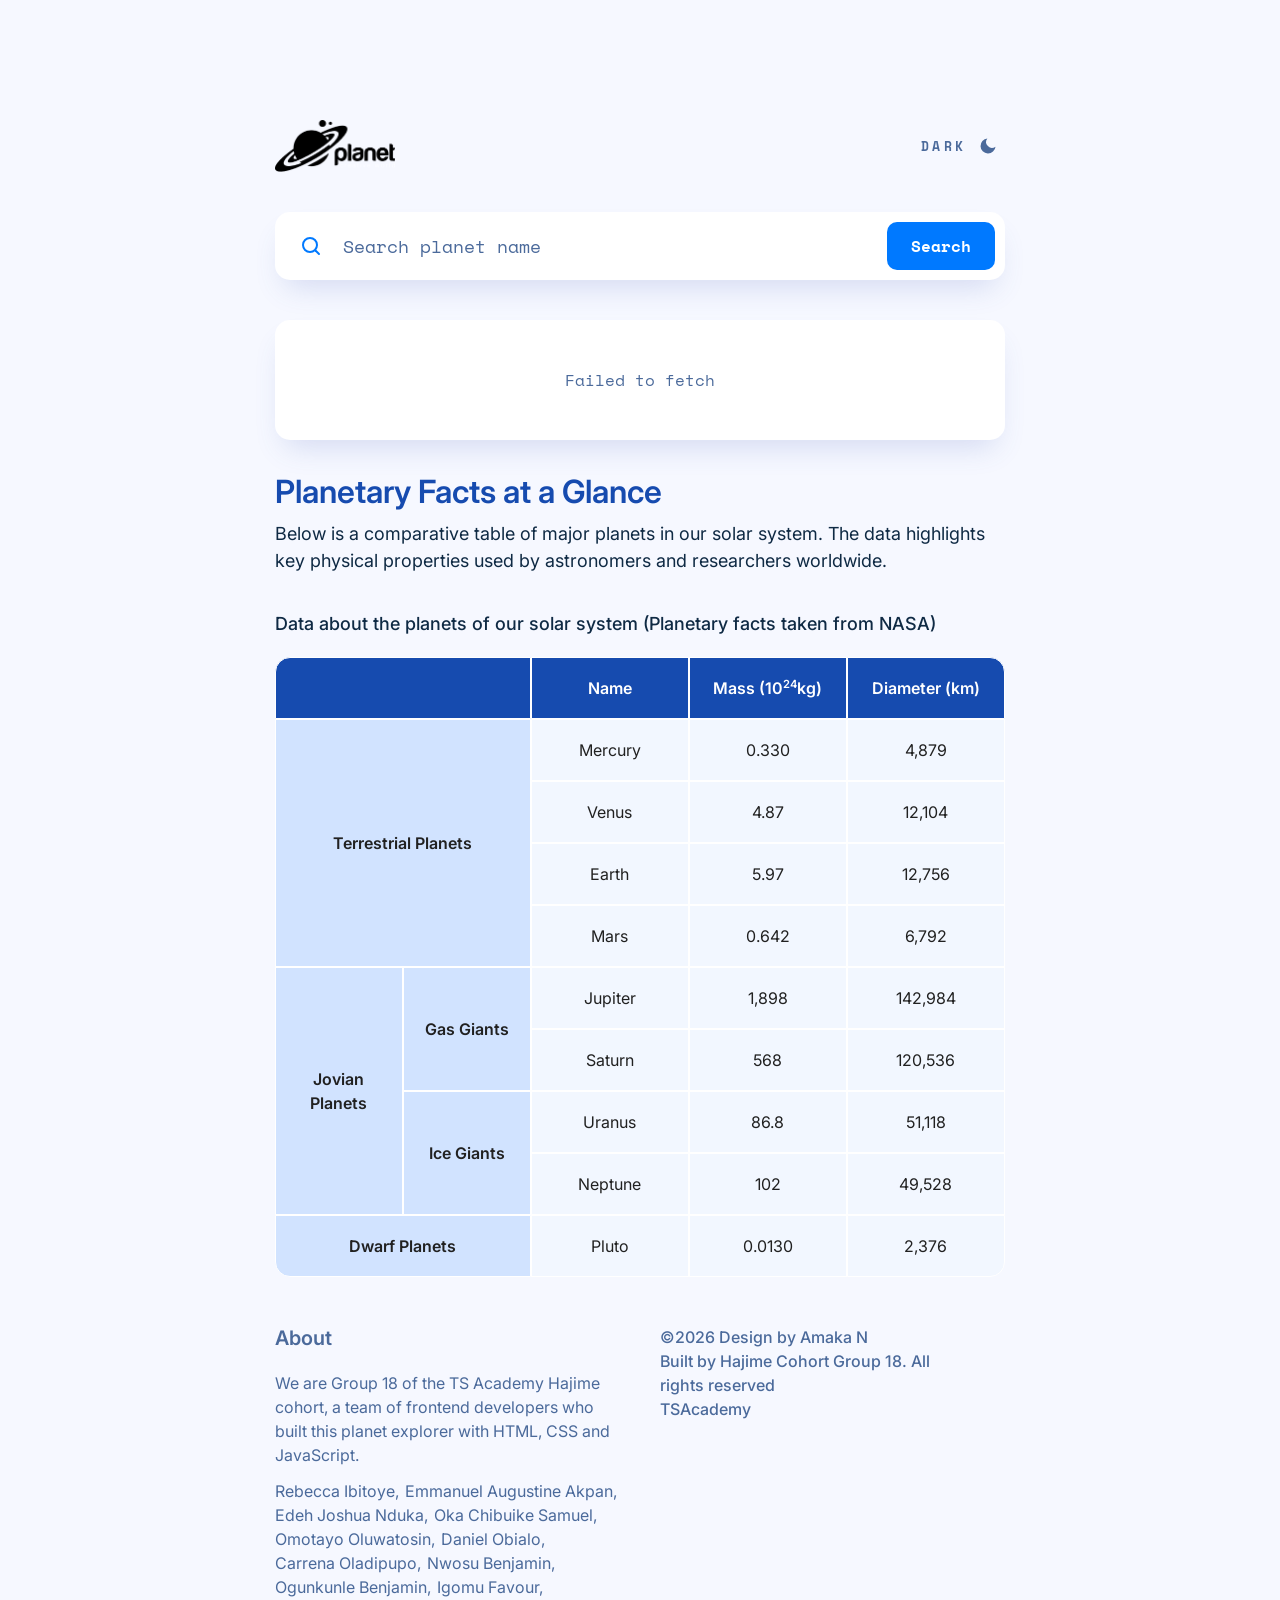
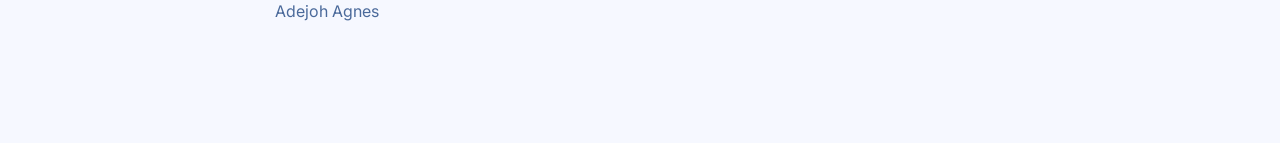
<file: index.html>
<!DOCTYPE html>
<html lang="en">

<head>
  <meta charset="UTF-8">
  <meta http-equiv="X-UA-Compatible" content="IE=edge">
  <meta name="viewport" content="width=device-width, initial-scale=1">
  <title>Planet</title>
  <link rel="preconnect" href="https://fonts.googleapis.com">
  <link rel="preconnect" href="https://fonts.gstatic.com" crossorigin>
  <link href="https://fonts.googleapis.com/css2?family=Inter:wght@400;500;600&family=Space+Mono:wght@400;700&display=swap" rel="stylesheet">
  <link rel="stylesheet" href="style.css">
</head>

<body>
  <input type="checkbox" id="theme-toggle" class="theme-checkbox">

  <!-- Navbar section -->
  <header class="nav container">
    <div class="nav-top">
      <a href="index.html" class="logo-link" aria-label="Planet home">
        <img src="logo_black.png" alt="Planet" class="logo">
      </a>

      <label for="theme-toggle" class="theme-switch">
        <span class="theme-label label-dark">Dark</span>
        <svg class="theme-icon icon-moon" viewBox="0 0 24 24" aria-hidden="true">
          <path d="M21 12.8A9 9 0 1 1 11.2 3a7 7 0 0 0 9.8 9.8z"/>
        </svg>
        <span class="theme-label label-light">Light</span>
        <svg class="theme-icon icon-sun" viewBox="0 0 24 24" aria-hidden="true">
          <circle cx="12" cy="12" r="4"/>
          <path d="M12 2v2.5M12 19.5V22M2 12h2.5M19.5 12H22M4.9 4.9l1.8 1.8M17.3 17.3l1.8 1.8M4.9 19.1l1.8-1.8M17.3 6.7l1.8-1.8" stroke-width="2" stroke-linecap="round" fill="none"/>
        </svg>
      </label>
    </div>

    <form class="search" role="search" action="#" onsubmit="return false">
      <svg class="search-icon" viewBox="0 0 24 24" aria-hidden="true">
        <circle cx="11" cy="11" r="7"/>
        <path d="M20 20l-3.5-3.5"/>
      </svg>
      <input type="search" class="search-input" placeholder="Search planet name" aria-label="Search planet name">
      <button type="submit" class="search-btn">Search</button>
    </form>
  </header>

  <main class="container">

    <!-- Planet card section (filled in by script.js) -->
    <section id="planet-card-container" class="planet-section" aria-live="polite" aria-label="Planet details"></section>

    <!-- Planetary facts table section -->
    <section class="facts" aria-labelledby="facts-title">

      <h1 id="facts-title" class="facts__title">Planetary Facts at a Glance</h1>
      <p class="facts__intro">
        Below is a comparative table of major planets in our solar system.
        The data highlights key physical properties used by astronomers and researchers worldwide.
      </p>

      <table class="facts__table">
        <caption>
          Data about the planets of our solar system
          <span class="facts__source">(Planetary facts taken from NASA)</span>
        </caption>

        <thead>
          <tr>
            <td colspan="2"></td>
            <th scope="col">Name</th>
            <th scope="col" class="facts__mass">Mass (10<sup>24</sup>kg)</th>
            <th scope="col">Diameter (km)</th>
          </tr>
        </thead>

        <tbody>

          <!-- Terrestrial Planets -->
          <tr>
            <th scope="rowgroup" rowspan="4" colspan="2">Terrestrial Planets</th>
            <td>Mercury</td>
            <td class="facts__mass">0.330</td>
            <td>4,879</td>
          </tr>

          <tr>
            <td>Venus</td>
            <td class="facts__mass">4.87</td>
            <td>12,104</td>
          </tr>

          <tr>
            <td>Earth</td>
            <td class="facts__mass">5.97</td>
            <td>12,756</td>
          </tr>

          <tr>
            <td>Mars</td>
            <td class="facts__mass">0.642</td>
            <td>6,792</td>
          </tr>

          <!-- Jovian Planets -->
          <tr>
            <th scope="rowgroup" rowspan="4">Jovian Planets</th>
            <th scope="rowgroup" rowspan="2">Gas Giants</th>
            <td>Jupiter</td>
            <td class="facts__mass">1,898</td>
            <td>142,984</td>
          </tr>

          <tr>
            <td>Saturn</td>
            <td class="facts__mass">568</td>
            <td>120,536</td>
          </tr>

          <tr>
            <th scope="rowgroup" rowspan="2">Ice Giants</th>
            <td>Uranus</td>
            <td class="facts__mass">86.8</td>
            <td>51,118</td>
          </tr>

          <tr>
            <td>Neptune</td>
            <td class="facts__mass">102</td>
            <td>49,528</td>
          </tr>

          <!-- Dwarf Planets -->
          <tr>
            <th scope="rowgroup" colspan="2">Dwarf Planets</th>
            <td>Pluto</td>
            <td class="facts__mass">0.0130</td>
            <td>2,376</td>
          </tr>

        </tbody>
      </table>
    </section>

  </main>

  <!-- Footer section -->
  <footer class="site-footer container">

    <section class="site-footer__about" aria-labelledby="about-title">
      <h2 id="about-title" class="site-footer__title">About</h2>
      <p class="site-footer__intro">
        We are Group 18 of the TS Academy Hajime cohort, a team of frontend
        developers who built this planet explorer with HTML, CSS and JavaScript.
      </p>
      <ul class="site-footer__members" aria-label="Team members">
        <li>Rebecca Ibitoye</li>
        <li>Emmanuel Augustine Akpan</li>
        <li>Edeh Joshua Nduka</li>
        <li>Oka Chibuike Samuel</li>
        <li>Omotayo Oluwatosin</li>
        <li>Daniel Obialo</li>
        <li>Carrena Oladipupo</li>
        <li>Nwosu Benjamin</li>
        <li>Ogunkunle Benjamin</li>
        <li>Igomu Favour</li>
        <li>Adejoh Agnes</li>
      </ul>
    </section>

    <p class="site-footer__credits">
      &copy;2026 Design by <a href="https://amakandukwu.com">Amaka N</a><br>
      Built by <a href="https://github.com/temitopeibitoye108-alt/Group-18-Capstone-Project">Hajime Cohort Group 18</a>. All rights reserved<br>
      <a href="https://tsacademyonline.com/">TSAcademy</a>
    </p>

  </footer>

  <!-- Planet card template: script.js clones it and fills in the data-field elements -->
  <template id="planet-card-template">
    <article class="planet-card">

      <figure class="planet-card__figure">
        <img class="planet-card__image" data-field="image" alt="" width="120" height="120">
      </figure>

      <header class="planet-card__heading">
        <h2 class="planet-card__name" data-field="name"></h2>
        <p class="planet-card__type" data-field="type"></p>
      </header>

      <p class="planet-card__description" data-field="description"></p>

      <!-- Gravity / Mass / Period -->
      <dl class="planet-card__stats">
        <div class="planet-card__stat">
          <dt>Gravity</dt>
          <dd data-field="gravity"></dd>
        </div>
        <div class="planet-card__stat">
          <dt>Mass</dt>
          <dd data-field="mass"></dd>
        </div>
        <div class="planet-card__stat">
          <dt>Period</dt>
          <dd data-field="period"></dd>
        </div>
      </dl>

      <!-- Temperature / Moons / Diameter / Distance from the Sun -->
      <ul class="planet-card__facts">
        <li title="Temperature (K)">
          <svg viewBox="0 0 24 24" aria-hidden="true" focusable="false">
            <g fill="none" stroke="currentColor">
              <path d="M9 3.5A2.5 2.5 0 0 0 6.5 6v7.86a4.5 4.5 0 1 0 5 0V6A2.5 2.5 0 0 0 9 3.5Z" stroke-width="2"/>
              <circle cx="18.5" cy="5" r="2.25" stroke-width="1.75"/>
            </g>
            <circle cx="9" cy="17.6" r="2"/>
          </svg>
          <span class="visually-hidden">Temperature in kelvin:</span>
          <span data-field="temperature"></span>
        </li>
        <li title="Moons">
          <svg viewBox="0 0 24 24" aria-hidden="true" focusable="false">
            <path d="M21 12.8A9 9 0 1 1 11.2 3a7 7 0 0 0 9.8 9.8Z"/>
          </svg>
          <span class="visually-hidden">Moons:</span>
          <span data-field="moons"></span>
        </li>
        <li title="Diameter (km)">
          <svg viewBox="0 0 24 24" aria-hidden="true" focusable="false">
            <circle cx="12" cy="12" r="9"/>
          </svg>
          <span class="visually-hidden">Diameter in kilometres:</span>
          <span data-field="diameter"></span>
        </li>
        <li title="Distance from the Sun (10^6 km)">
          <svg viewBox="0 0 24 24" aria-hidden="true" focusable="false">
            <g fill="none" stroke="currentColor" stroke-width="2" stroke-linecap="round">
              <circle cx="12" cy="12" r="4"/>
              <path d="M12 2v3M12 19v3M2 12h3M19 12h3M4.93 4.93l2.12 2.12M16.95 16.95l2.12 2.12M4.93 19.07l2.12-2.12M16.95 7.05l2.12-2.12"/>
            </g>
          </svg>
          <span class="visually-hidden">Distance from the Sun in million kilometres:</span>
          <span data-field="distance"></span>
        </li>
      </ul>

    </article>
  </template>

  <script src="script.js"></script>
</body>

</html>
</file>
<file: style.css>
/* =========================================================
   PLANET — ALL STYLES
   1. Theme tokens (light + dark)
   2. Base
   3. Layout
   4. Header (navbar + search)
   5. Planet card
   6. Planetary facts table
   7. Footer
   8. Reduced motion
   ========================================================= */

/* =========================================================
   1. THEME TOKENS
   ========================================================= */

:root {
  --bg: #f6f8ff;
  --surface: #ffffff;
  --text: #2b3442;
  --muted: #4b6a9b;
  --subtle: #788fb4;
  --blue: #0079ff;
  --blue-hover: #60abff;
  --shadow: 0 16px 30px -10px rgba(70, 96, 187, 0.2);
  --logo-filter: none;
  --font: "Space Mono", ui-monospace, "SFMono-Regular", Menlo, Consolas, monospace;
  --font-sans: "Inter", system-ui, -apple-system, "Segoe UI", Roboto, sans-serif;
  --page-width: 730px;
  --gutter: 16px;

  /* Planetary facts table */
  --heading: #164baf;
  --body-text: #0f2a44;
  --table-text: #212121;
  --table-head-bg: #164baf;
  --table-head-text: #ffffff;
  --table-group-bg: #d1e3ff;
  --table-cell-bg: #f2f7ff;
  --table-line: #ffffff;
}

/* Dark theme: switched on by the #theme-toggle checkbox in the header */
body:has(#theme-toggle:checked) {
  --bg: #131a35;
  --surface: #1e2a52;
  --text: #ffffff;
  --muted: #9aa5cc;
  --subtle: #8f9bc4;
  --shadow: none;
  --logo-filter: invert(1);

  --heading: #7fb2ff;
  --body-text: #ffffff;
  --table-text: #ffffff;
  --table-group-bg: #2a3d73;
  --table-cell-bg: #1e2a52;
  --table-line: #131a35;
}

/* =========================================================
   2. BASE
   ========================================================= */

*,
*::before,
*::after {
  box-sizing: border-box;
}

html {
  -webkit-text-size-adjust: 100%;
}

body {
  margin: 0;
  min-height: 100vh;
  background: var(--bg);
  color: var(--text);
  font-family: var(--font);
  transition: background-color 0.25s ease, color 0.25s ease;
}

/* Text for screen readers only */
.visually-hidden {
  position: absolute;
  width: 1px;
  height: 1px;
  padding: 0;
  margin: -1px;
  overflow: hidden;
  clip: rect(0, 0, 0, 0);
  white-space: nowrap;
  border: 0;
}

/* =========================================================
   3. LAYOUT
   ========================================================= */

/* Shared page column: navbar, planet card, table and footer all line up */
.container {
  width: min(var(--page-width), 100% - 2 * var(--gutter));
  margin-inline: auto;
}

main {
  padding-top: 40px;
}

@media (max-width: 600px) {
  main {
    padding-top: 32px;
  }
}

/* =========================================================
   4. HEADER — NAVBAR + SEARCH
   ========================================================= */

.theme-checkbox {
  position: absolute;
  opacity: 0;
  pointer-events: none;
}

.nav {
  padding-top: 120px;
}

.nav-top {
  display: flex;
  align-items: center;
  justify-content: space-between;
  margin-bottom: 40px;
}

.logo-link {
  display: inline-flex;
  line-height: 0;
}

.logo {
  display: block;
  height: 52px;
  width: auto;
  filter: var(--logo-filter);
  transition: filter 0.25s ease;
}

/* Theme switch (label for the hidden #theme-toggle checkbox) */

.theme-switch {
  display: inline-flex;
  align-items: center;
  gap: 12px;
  cursor: pointer;
  user-select: none;
  color: var(--muted);
  font-size: 13px;
  font-weight: 700;
  letter-spacing: 0.25em;
  text-transform: uppercase;
  padding: 4px 6px;
  border: 1px solid transparent;
  border-radius: 6px;
  transition: border-color 0.2s ease;
}

.theme-switch:hover {
  border-color: var(--blue);
}

.theme-checkbox:focus-visible + .nav .theme-switch {
  border-color: var(--blue);
  box-shadow: 0 0 0 2px var(--blue);
}

.theme-icon {
  width: 20px;
  height: 20px;
  fill: currentColor;
  stroke: currentColor;
}

.icon-moon {
  stroke: none;
}

.icon-sun {
  fill: currentColor;
}

.label-light,
.icon-sun {
  display: none;
}

body:has(#theme-toggle:checked) .label-dark,
body:has(#theme-toggle:checked) .icon-moon {
  display: none;
}

body:has(#theme-toggle:checked) .label-light {
  display: inline;
}

body:has(#theme-toggle:checked) .icon-sun {
  display: block;
}

/* Search */

.search {
  display: flex;
  align-items: center;
  gap: 20px;
  padding: 8px 8px 8px 22px;
  background: var(--surface);
  border: 2px solid transparent;
  border-radius: 15px;
  box-shadow: var(--shadow);
  transition: border-color 0.2s ease, background-color 0.25s ease;
}

.search:focus-within {
  border-color: var(--blue);
}

.search-icon {
  flex: none;
  width: 24px;
  height: 24px;
  fill: none;
  stroke: var(--blue);
  stroke-width: 2;
  stroke-linecap: round;
}

.search-input {
  flex: 1;
  min-width: 0;
  padding: 10px 0;
  border: 0;
  outline: 0;
  background: transparent;
  color: var(--text);
  font: inherit;
  font-size: 18px;
  text-overflow: ellipsis;
}

.search-input::placeholder {
  color: var(--muted);
  opacity: 1;
}

.search-input::-webkit-search-cancel-button {
  display: none;
}

.search-btn {
  flex: none;
  height: 48px;
  padding: 0 24px;
  border: 0;
  border-radius: 10px;
  background: var(--blue);
  color: #ffffff;
  font: inherit;
  font-size: 16px;
  font-weight: 700;
  cursor: pointer;
  transition: background-color 0.2s ease;
}

.search-btn:hover {
  background: var(--blue-hover);
}

.search-btn:focus-visible {
  outline: 2px solid var(--text);
  outline-offset: 2px;
}

@media (max-width: 1024px) {
  .nav {
    padding-top: 40px;
  }
}

@media (max-width: 600px) {
  .nav-top {
    margin-bottom: 32px;
  }

  .search {
    gap: 10px;
    padding-left: 12px;
  }

  .search-icon {
    width: 20px;
    height: 20px;
  }

  .search-input {
    font-size: 13px;
  }

  .search-btn {
    padding: 0 20px;
  }
}

/* =========================================================
   5. PLANET CARD
   Desktop/tablet: image on the left, details in a column
   beside it. Mobile: image + name side by side, the rest
   full width underneath.
   ========================================================= */

.planet-card {
  display: grid;

  grid-template-columns: 120px minmax(0, 1fr);
  grid-template-areas:
    "figure heading"
    "figure desc"
    "figure stats"
    "figure facts";

  align-items: start;
  gap: 1.5rem 2rem;

  padding: 3rem;

  background: var(--surface);
  color: var(--text);

  border-radius: 15px;
  box-shadow: var(--shadow);

  font-family: var(--font);

  transition:
    background-color 0.25s ease,
    box-shadow 0.2s ease,
    transform 0.2s ease;
}

.planet-card:hover {
  transform: translateY(-2px);
  box-shadow: 0 20px 36px -12px rgba(0, 121, 255, 0.28);
}

.planet-card:focus-visible {
  outline: 3px solid var(--blue);
  outline-offset: 4px;
}

/* Image + heading */

.planet-card__figure {
  grid-area: figure;
  margin: 0;
}

.planet-card__image {
  display: block;

  width: 120px;
  height: 120px;

  border-radius: 50%;

  object-fit: cover;

  background: var(--bg);

  /* Keeps the alt text inside the circle if the image fails to load */
  overflow: hidden;
  font-size: 0.75rem;
}

.planet-card__heading {
  grid-area: heading;
  min-width: 0;
}

.planet-card__name {
  margin: 0;

  font-size: 1.625rem;
  line-height: 1.3;

  overflow-wrap: anywhere;
}

.planet-card__type {
  margin: 0.125rem 0 0;

  font-size: 1rem;

  color: var(--blue);
}

/* Description */

.planet-card__description {
  grid-area: desc;

  margin: 0.5rem 0 0;

  font-size: 0.9375rem;
  line-height: 1.6;

  color: var(--subtle);
}

/* Stats: Gravity / Mass / Period */

.planet-card__stats {
  grid-area: stats;

  display: grid;

  grid-template-columns: repeat(3, minmax(0, 1fr));

  gap: 1rem;

  margin: 0;
  padding: 1rem 2rem;

  background: var(--bg);

  border-radius: 10px;
}

.planet-card__stat {
  min-width: 0;
}

.planet-card__stat dt {
  font-size: 0.8125rem;
  color: var(--muted);
}

.planet-card__stat dd {
  margin: 0.25rem 0 0;

  font-size: 1.375rem;
  font-weight: 700;
  line-height: 1.4;

  overflow-wrap: anywhere;
}

/* Facts: Temperature / Moons / Diameter / Distance */

.planet-card__facts {
  grid-area: facts;

  display: grid;

  grid-template-columns: repeat(2, minmax(0, 1fr));

  gap: 1rem 1.5rem;

  margin: 0;
  padding: 0;

  list-style: none;

  font-size: 0.9375rem;

  color: var(--muted);
}

.planet-card__facts li {
  display: flex;
  align-items: center;

  gap: 1rem;

  min-width: 0;
}

.planet-card__facts svg {
  width: 24px;
  height: 24px;

  color: var(--text);
  fill: currentColor;

  flex-shrink: 0;
}

/* Loading / error message shown in place of the card */

.planet-card__message {
  margin: 0;
  padding: 3rem;

  background: var(--surface);
  color: var(--muted);

  border-radius: 15px;
  box-shadow: var(--shadow);

  font-family: var(--font);
  text-align: center;
}

@media (max-width: 600px) {
  .planet-card {
    grid-template-columns: 70px minmax(0, 1fr);
    grid-template-areas:
      "figure heading"
      "desc desc"
      "stats stats"
      "facts facts";

    gap: 1.75rem 1.5rem;

    padding: 1.5rem;
  }

  .planet-card__heading {
    align-self: center;
  }

  .planet-card__image {
    width: 70px;
    height: 70px;
  }

  .planet-card__description {
    margin-top: 0;
  }

  .planet-card__stats {
    grid-template-columns: 1fr;

    padding: 1.25rem;
  }

  .planet-card__facts {
    grid-template-columns: 1fr;
  }

  .planet-card__message {
    padding: 1.5rem;
  }
}

/* =========================================================
   6. PLANETARY FACTS TABLE
   ========================================================= */

.facts {
  margin-top: 2rem;
  font-family: var(--font-sans);
}

.facts__title {
  margin: 0 0 0.5rem;

  font-size: 2rem;
  font-weight: 600;
  line-height: 1.25;

  color: var(--heading);
}

.facts__intro {
  margin: 0 0 2.25rem;

  font-size: 1.125rem;
  line-height: 1.5;

  color: var(--body-text);
}

.facts__table {
  width: 100%;

  /* Column widths are read from the header row */
  table-layout: fixed;

  /* "separate" (not "collapse") so the outer corners can be rounded */
  border-collapse: separate;
  border-spacing: 0;

  font-size: 1rem;
  text-align: center;

  color: var(--table-text);
}

.facts__table caption {
  padding-bottom: 1.25rem;

  font-size: 1.125rem;
  font-weight: 500;
  line-height: 1.5;
  text-align: left;

  color: var(--body-text);
}

.facts__table th,
.facts__table td {
  padding: 1.125rem 0.75rem;

  border: 1px solid var(--table-line);

  line-height: 1.5;
  overflow-wrap: break-word;
}

.facts__table thead > tr > * {
  background: var(--table-head-bg);
  color: var(--table-head-text);
  font-weight: 600;
}

.facts__table tbody th {
  background: var(--table-group-bg);
  font-weight: 600;
}

.facts__table tbody td {
  background: var(--table-cell-bg);
}

.facts__table sup {
  font-size: 0.7em;
  line-height: 0;
}

/* Group column (spans 2 columns) takes 35%; the other three share the rest */
.facts__table thead > tr > :first-child {
  width: 35%;
}

/* Rounded outer corners */

.facts__table thead > tr > :first-child {
  border-top-left-radius: 15px;
}

.facts__table thead > tr > :last-child {
  border-top-right-radius: 15px;
}

.facts__table tbody > tr:last-child > :first-child {
  border-bottom-left-radius: 15px;
}

.facts__table tbody > tr:last-child > :last-child {
  border-bottom-right-radius: 15px;
}

/* Mobile: as in the design, the Mass column and the source note are
   dropped to fit the narrow screen */
@media (max-width: 600px) {
  .facts__table {
    font-size: 0.75rem;
  }

  .facts__table caption {
    font-size: 1rem;
    padding-bottom: 1rem;
  }

  .facts__source,
  .facts__mass {
    display: none;
  }

  .facts__table th,
  .facts__table td {
    padding: 0.6875rem 0.375rem;
  }

  .facts__table thead > tr > :first-child {
    width: 38%;
  }

  .facts__table thead > tr > :last-child {
    width: 35%;
  }
}

/* =========================================================
   7. FOOTER
   About (team) on the left, credits on the right;
   stacked on mobile.
   ========================================================= */

.site-footer {
  display: grid;
  grid-template-columns: repeat(2, minmax(0, 1fr));
  gap: 1.75rem 2.5rem;

  margin-top: 3rem;
  padding-bottom: 120px;

  font-family: var(--font-sans);
  font-size: 1rem;
  line-height: 1.5;

  color: var(--muted);
}

.site-footer__title {
  margin: 0 0 1.25rem;

  font-size: 1.25rem;
  font-weight: 600;
  line-height: 1.3;
}

.site-footer__intro {
  margin: 0 0 0.75rem;
}

/* Names run on as one comma-separated list */
.site-footer__members {
  display: flex;
  flex-wrap: wrap;
  gap: 0 0.4em;

  margin: 0;
  padding: 0;

  list-style: none;
}

.site-footer__members li:not(:last-child)::after {
  content: ",";
}

.site-footer__credits {
  margin: 0;
  font-weight: 500;
  text-wrap: pretty;
}

/* Credit links look like the rest of the text until hovered or focused */
.site-footer a {
  color: inherit;
  text-decoration: none;
  border-radius: 2px;
  transition: color 0.2s ease;
}

.site-footer a:hover {
  color: var(--blue);
  text-decoration: underline;
  text-underline-offset: 3px;
}

.site-footer a:focus-visible {
  outline: 2px solid var(--blue);
  outline-offset: 2px;
}

@media (max-width: 1024px) {
  .site-footer {
    padding-bottom: 40px;
  }
}

@media (max-width: 600px) {
  .site-footer {
    grid-template-columns: 1fr;
    margin-top: 2.5rem;
  }
}

/* =========================================================
   8. REDUCED MOTION
   ========================================================= */

@media (prefers-reduced-motion: reduce) {
  * {
    transition: none !important;
  }

  .planet-card:hover {
    transform: none;
  }
}
</file>
